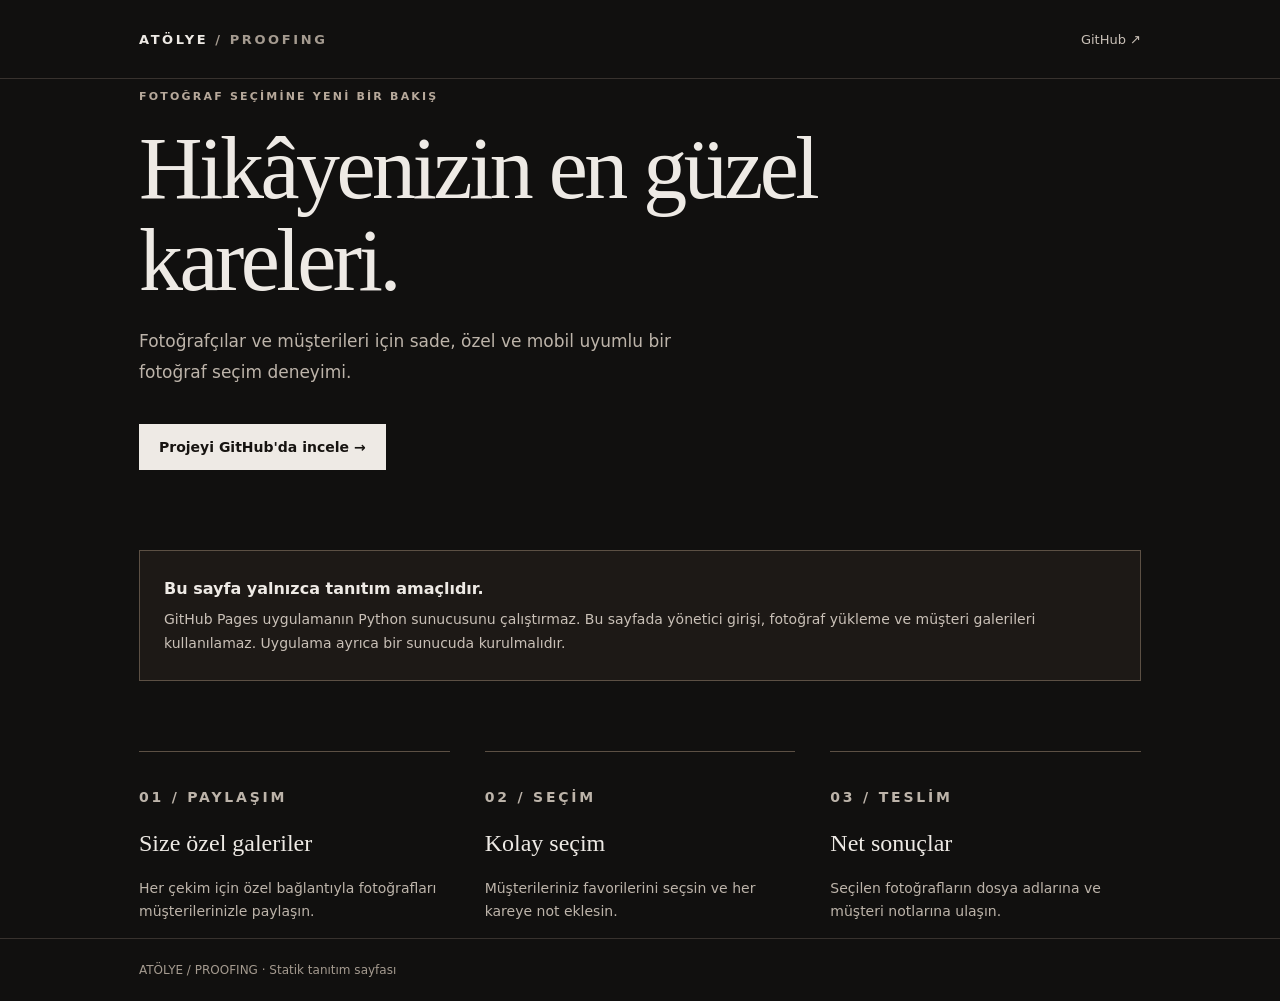
<file: docs/index.html>
<!doctype html>
<html lang="tr">
<head>
  <meta charset="utf-8">
  <meta name="viewport" content="width=device-width, initial-scale=1">
  <meta name="description" content="Atölye fotoğraf seçim uygulaması hakkında bilgi.">
  <title>Atölye · Fotoğraf Seçimi</title>
  <style>
    * { box-sizing: border-box; }
    body { margin: 0; background: #11100f; color: #eeeae5; font-family: system-ui, sans-serif; }
    .wrap { max-width: 1050px; margin: auto; padding: 0 24px; }
    header { border-bottom: 1px solid #38322e; }
    .top { min-height: 78px; display: flex; justify-content: space-between; align-items: center; gap: 20px; }
    .brand { font-size: 13px; font-weight: 700; letter-spacing: .2em; }
    .brand span { color: #a59b90; }
    a { color: inherit; }
    .top a { font-size: 13px; color: #c9c0b7; text-decoration: none; }
    main { padding: 95px 0 90px; }
    .eyebrow { color: #b7a99b; font-size: 11px; font-weight: 700; letter-spacing: .2em; }
    h1 { margin: 20px 0; max-width: 780px; font: 400 clamp(46px, 9vw, 88px)/1.04 Georgia, serif; letter-spacing: -.04em; }
    .intro { max-width: 590px; font-size: 17px; line-height: 1.8; color: #bdb4aa; }
    .action { display: inline-block; margin-top: 20px; padding: 15px 20px; background: #eeeae5; color: #171411; text-decoration: none; font-size: 14px; font-weight: 700; }
    .notice { margin-top: 80px; padding: 24px; border: 1px solid #5c5044; background: #1d1916; line-height: 1.7; }
    .notice strong { display: block; margin-bottom: 6px; }
    .notice p { margin: 0; color: #c9c0b7; font-size: 14px; }
    .features { display: grid; grid-template-columns: repeat(3, 1fr); gap: 35px; margin-top: 70px; }
    .features article { border-top: 1px solid #5c5044; padding-top: 20px; }
    .features h2 { font: 400 24px Georgia, serif; }
    .features p { color: #bdb4aa; font-size: 14px; line-height: 1.7; }
    footer { border-top: 1px solid #38322e; padding: 24px 0; color: #a59b90; font-size: 12px; }
    @media (max-width: 650px) { main { padding: 65px 0; } .features { grid-template-columns: 1fr; gap: 10px; } .notice { margin-top: 55px; } }
  </style>
</head>
<body>
  <header><div class="wrap top"><div class="brand">ATÖLYE <span>/ PROOFING</span></div><a href="https://github.com/berkinuregen/photo_select">GitHub ↗</a></div></header>
  <main class="wrap">
    <p class="eyebrow">FOTOĞRAF SEÇİMİNE YENİ BİR BAKIŞ</p>
    <h1>Hikâyenizin en güzel kareleri.</h1>
    <p class="intro">Fotoğrafçılar ve müşterileri için sade, özel ve mobil uyumlu bir fotoğraf seçim deneyimi.</p>
    <a class="action" href="https://github.com/berkinuregen/photo_select">Projeyi GitHub'da incele →</a>
    <div class="notice" role="note">
      <strong>Bu sayfa yalnızca tanıtım amaçlıdır.</strong>
      <p>GitHub Pages uygulamanın Python sunucusunu çalıştırmaz. Bu sayfada yönetici girişi, fotoğraf yükleme ve müşteri galerileri kullanılamaz. Uygulama ayrıca bir sunucuda kurulmalıdır.</p>
    </div>
    <section class="features" aria-label="Uygulama özellikleri">
      <article><p class="eyebrow">01 / PAYLAŞIM</p><h2>Size özel galeriler</h2><p>Her çekim için özel bağlantıyla fotoğrafları müşterilerinizle paylaşın.</p></article>
      <article><p class="eyebrow">02 / SEÇİM</p><h2>Kolay seçim</h2><p>Müşterileriniz favorilerini seçsin ve her kareye not eklesin.</p></article>
      <article><p class="eyebrow">03 / TESLİM</p><h2>Net sonuçlar</h2><p>Seçilen fotoğrafların dosya adlarına ve müşteri notlarına ulaşın.</p></article>
    </section>
  </main>
  <footer><div class="wrap">ATÖLYE / PROOFING · Statik tanıtım sayfası</div></footer>
</body>
</html>
</file>
